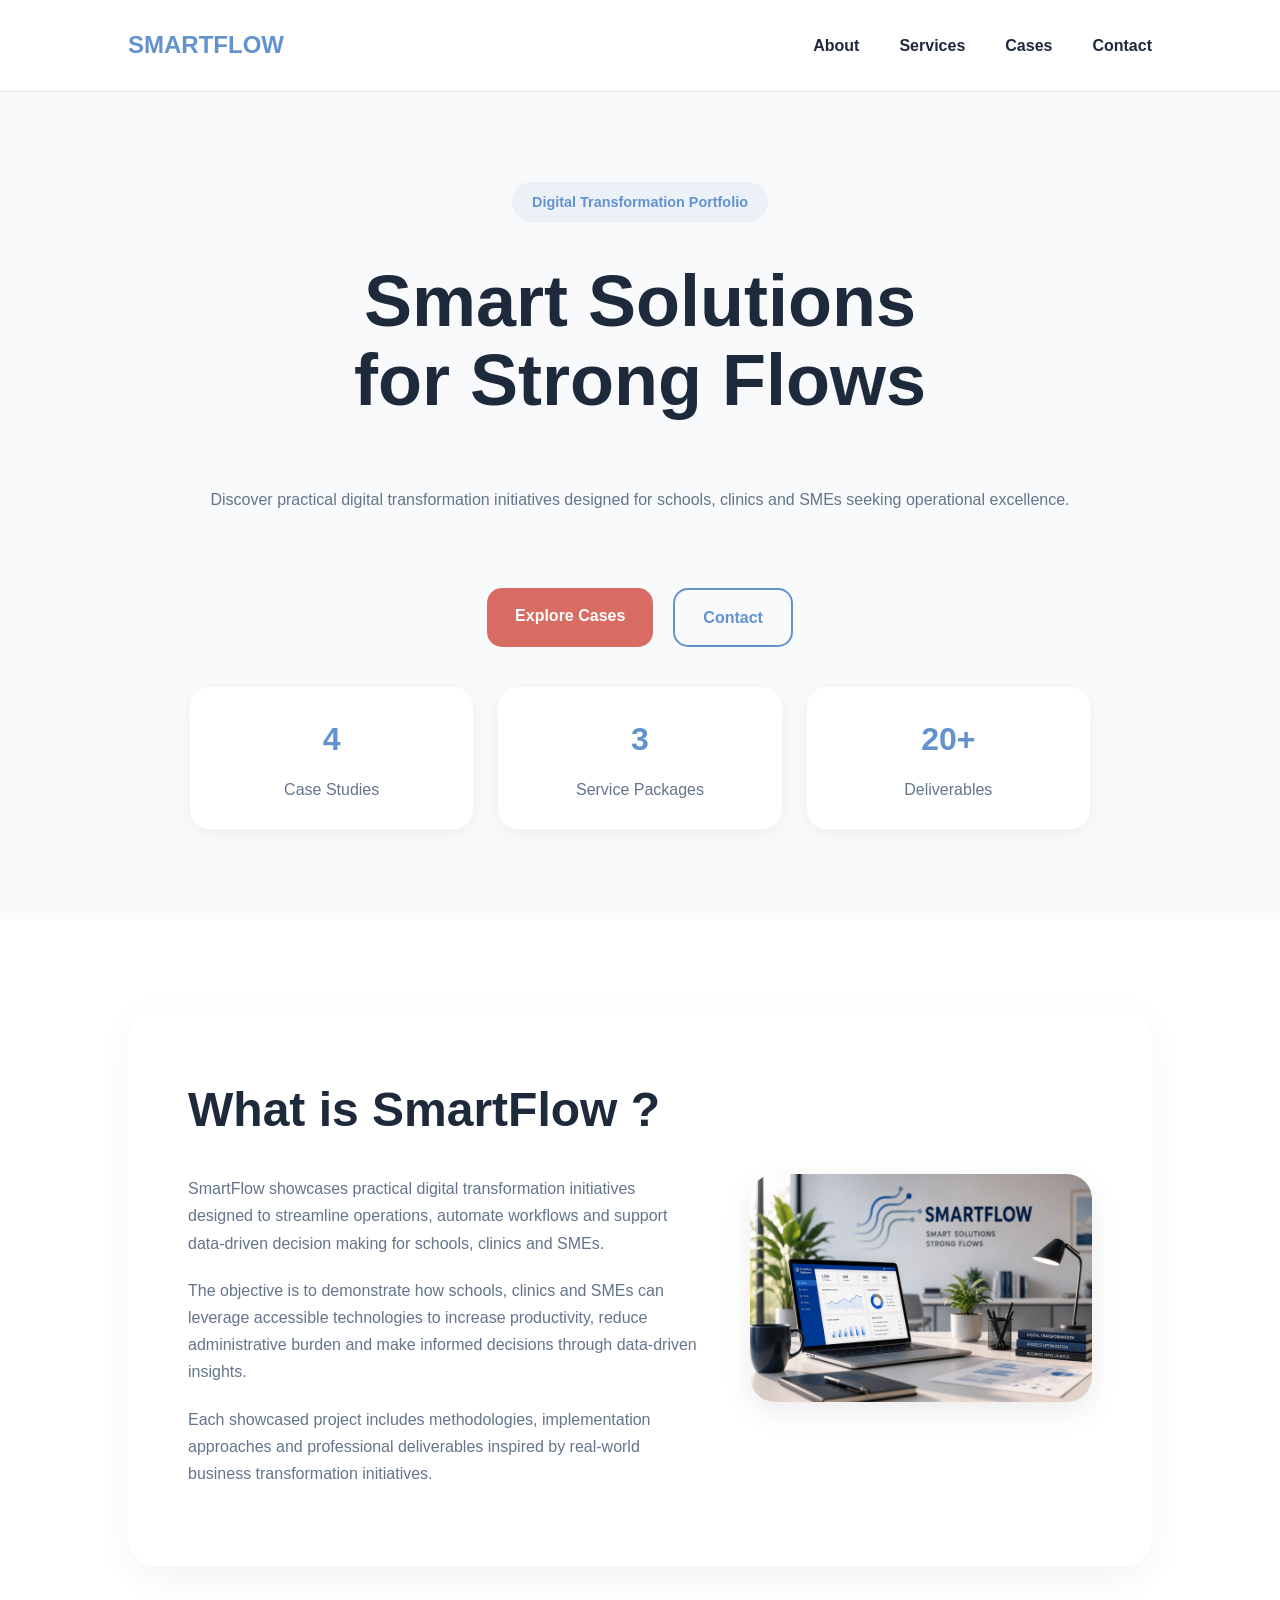
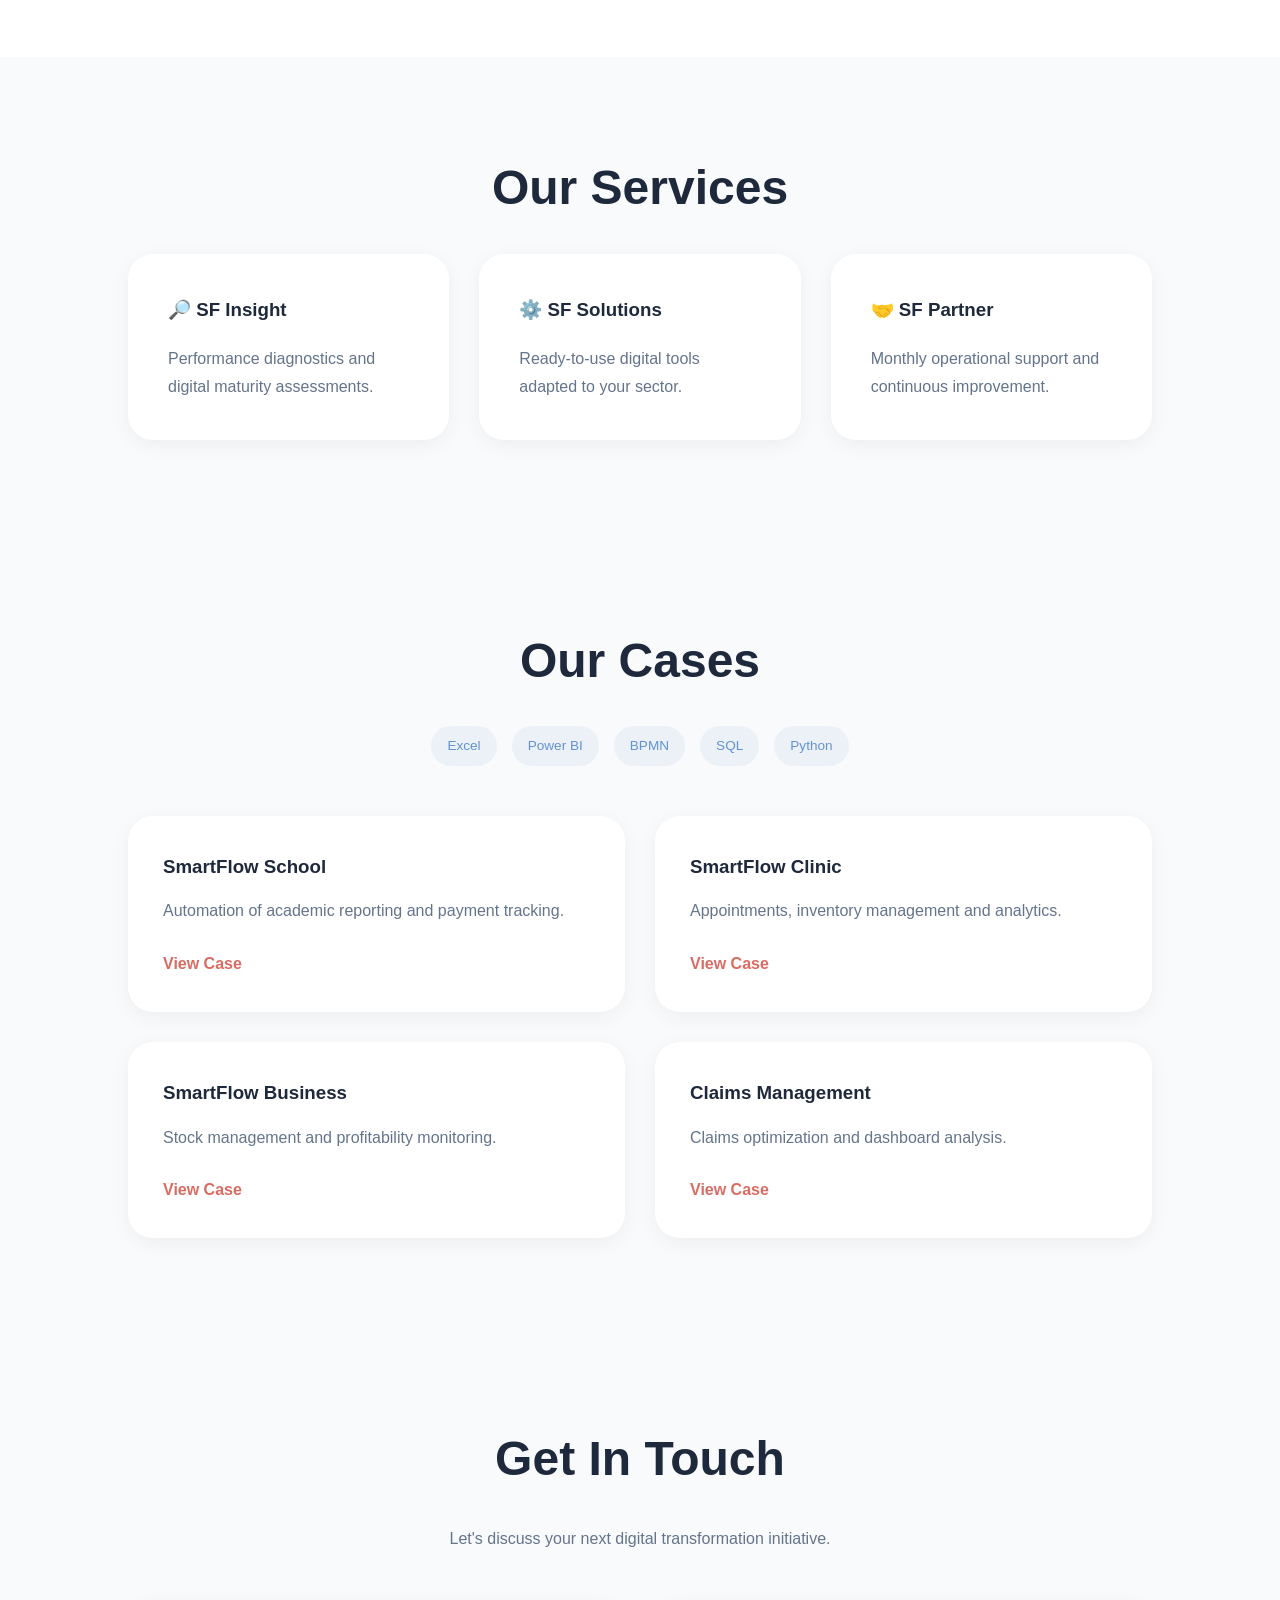
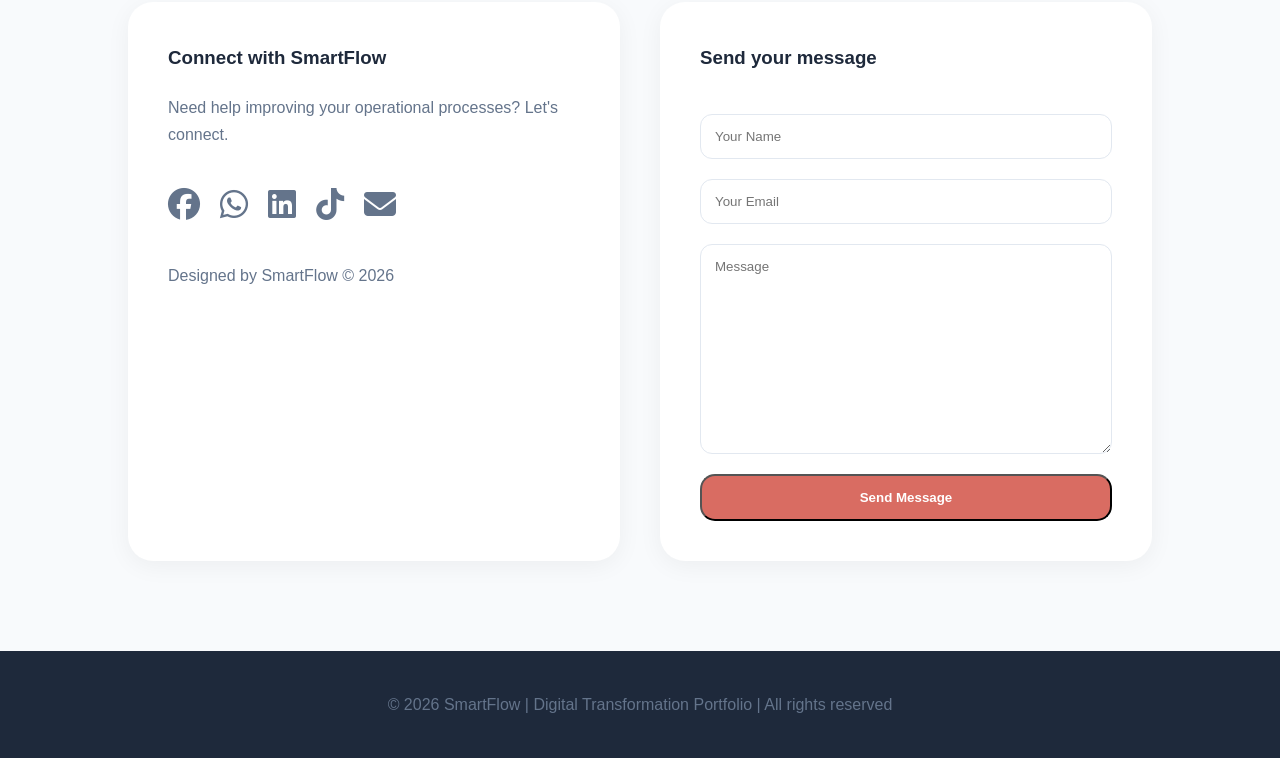
<file: index.html>
<!DOCTYPE html>
<html lang="en">
<head>
<meta charset="UTF-8">
<meta name="viewport" content="width=device-width, initial-scale=1.0">
<title>SmartFlow Portfolio</title>
<link rel="stylesheet" href="css/style.css">
<link rel="stylesheet" href="css/animations.css">
<link href="https://unpkg.com/aos@2.3.4/dist/aos.css" rel="stylesheet">
<link rel="stylesheet" href="https://cdnjs.cloudflare.com/ajax/libs/font-awesome/6.5.1/css/all.min.css">
</head>

<body>
  <nav>
    <div class="logo">SMARTFLOW</div>
  <ul>
    <li><a href="#about">About</a></li>
    <li><a href="#services">Services</a></li>
    <li><a href="#cases">Cases</a></li>
    <li><a href="#contact">Contact</a></li>
  </ul>
  </nav>

<section class="hero">
 <div class="hero-badge">Digital Transformation Portfolio</div>
  <h1>Smart Solutions<br>for Strong Flows</h1>
    <p>Discover practical digital transformation initiatives designed for schools, clinics and SMEs seeking operational excellence.</p>
  <div class="hero-buttons">
    <a href="#cases" class="btn-primary">Explore Cases</a>
    <a href="#contact" class="btn-secondary">Contact</a>
  </div>
  <div class="stats">
    <div class="stat-card">
      <h2>4</h2>
        <p>Case Studies</p>
    </div>
    <div class="stat-card">
      <h2>3</h2>
        <p>Service Packages</p>
    </div>
    <div class="stat-card">
      <h2>20+</h2>
        <p>Deliverables</p>
    </div>
  </div>
</section>

<section id="about">
  <div class="about-card">
    <div class="about-text">
      <h2>What is SmartFlow ?</h2>
        <p>
SmartFlow showcases practical digital transformation initiatives designed to streamline operations, automate workflows and support data-driven decision making for schools, clinics and SMEs.
        <p>
The objective is to demonstrate how schools, clinics and SMEs can leverage accessible technologies to increase productivity, reduce administrative burden and make informed decisions through data-driven insights.
        </p>
        <p>
Each showcased project includes methodologies, implementation approaches and professional deliverables inspired by real-world business transformation initiatives.
        </p>
    </div>
    <div class="about-image">
      <img src="assets/images/about-bg.png">
    </div>
  </div>
</section>

<section id="services">
  <h2>Our Services</h2>
  <div class="service-container">
<div class="service-card">    
  <h3>🔎 SF Insight</h3>
    <p>Performance diagnostics and digital maturity assessments.</p>
</div>
<div class="service-card">
  <h3>⚙️ SF Solutions</h3>
    <p>Ready-to-use digital tools adapted to your sector.</p>
</div>
<div class="service-card">
  <h3>🤝 SF Partner</h3>
    <p>Monthly operational support and continuous improvement.</p>
</div>
</div>
</section>

<section id="cases">
  <h2>Our Cases</h2>
  <div class="tech">
    <span>Excel</span>
    <span>Power BI</span>
    <span>BPMN</span>
    <span>SQL</span>
    <span>Python</span>
  </div>
  <div class="case-container">
    <div class="case-card">
      <h3>SmartFlow School</h3>
        <p>Automation of academic reporting and payment tracking.</p>
        <a href="cases/school.html">View Case</a>
    </div>
    <div class="case-card">
      <h3>SmartFlow Clinic</h3>
        <p>Appointments, inventory management and analytics.</p>
        <a href="cases/clinic.html">View Case</a>
    </div>
    <div class="case-card">
      <h3>SmartFlow Business</h3>
        <p>Stock management and profitability monitoring.</p>
        <a href="cases/business.html">View Case</a>
    </div>
    <div class="case-card">
      <h3>Claims Management</h3>
        <p>Claims optimization and dashboard analysis.</p>
        <a href="cases/claims.html">View Case</a>
    </div>
  </div>
</section>

<section id="contact">
  <h2>Get In Touch</h2>
    <p class="contact-intro">Let's discuss your next digital transformation initiative.</p>
  <div class="contact-grid">
    <div class="contact-card">
  <h3>Connect with SmartFlow</h3>
    <p>Need help improving your operational processes? Let's connect.</p>

<div class="social-icons">
<a href="#"><i class="fab fa-facebook"></i></a>
<a href="#"><i class="fab fa-whatsapp"></i></a>
<a href="#"><i class="fab fa-linkedin"></i></a>
<a href="#"><i class="fab fa-tiktok"></i></a>
<a href="mailto:rodokomon24@gmail.com"><i class="fas fa-envelope"></i></a>
</div>
<p>Designed by SmartFlow © 2026</p>
  </div>
  <div class="contact-card">
    <form class="contact-form">
  <h3>Send your message</h3>
      <input type="text" placeholder="Your Name">
      <input type="email" placeholder="Your Email">
      <textarea rows="12" placeholder="Message"></textarea>
      <button class="btn-primary">Send Message</button>
    </form>
  </div>
  </div>
  </section>

<footer>
<p>© 2026 SmartFlow | Digital Transformation Portfolio | All rights reserved</p>
</footer>

<script src="https://unpkg.com/aos@2.3.4/dist/aos.js"></script>
<script>AOS.init({duration:1000, once:true});
</script>
</body>
</html>
</file>
<file: css/style.css>
:root{
--primary:#6393CF;
--secondary:#91A18D;
--accent:#D96C62;
--bg:#F8FAFC;
--text:#1E293B;
--muted:#64748B;
--border:#E2E8F0;
}

*{
margin:0;
padding:0;
box-sizing:border-box;
}

body{
font-family:Inter,sans-serif;
background:var(--bg);
color:var(--text);
line-height:1.7;
}

img{
width:100%;
display:block;
}

a{
text-decoration:none;
}

section{
padding:90px 10%;
}

h1{
font-size:clamp(3rem,6vw,4.5rem);
line-height:1.1;
margin-bottom:25px;
}

h2{
font-size:clamp(2rem,4vw,3rem);
margin-bottom:25px;
text-align:center;
}

p{
color:var(--muted);
}


/* NAVBAR */

nav{
position:sticky;
top:0;
display:flex;
justify-content:space-between;
align-items:center;
padding:25px 10%;
background:rgba(255,255,255,.9);
backdrop-filter:blur(12px);
border-bottom:1px solid var(--border);
z-index:999;
}

.logo{
font-size:1.5rem;
font-weight:700;
color:var(--primary);
}

nav ul{
display:flex;
gap:40px;
list-style:none;
}

nav a{
font-weight:600;
color:var(--text);
transition:.3s;
}

nav a:hover{
color:var(--primary);
}


/* HERO */

.hero{
min-height:75vh;
display:flex;
flex-direction:column;
justify-content:center;
align-items:center;
text-align:center;
gap:40px;
}

.hero-badge{
padding:8px 20px;
border-radius:30px;
background:#6393CF15;
color:var(--primary);
font-size:.9rem;
font-weight:600;
}

.hero-content{
max-width:850px;
}

.hero-content p{
font-size:1.2rem;
max-width:700px;
margin:auto;
}

.hero-buttons{
display:flex;
justify-content:center;
gap:20px;
margin-top:35px;
}

.btn-primary{
padding:14px 28px;
border-radius:15px;
background:var(--accent);
color:white;
font-weight:600;
transition:.3s;
}

.btn-primary:hover{
opacity:.85;
}

.btn-secondary{
padding:14px 28px;
border-radius:15px;
border:2px solid var(--primary);
color:var(--primary);
font-weight:600;
transition:.3s;
}

.btn-secondary:hover{
background:var(--primary);
color:white;
}


/* STATS */

.stats{
display:grid;
grid-template-columns:repeat(3,1fr);
gap:25px;
max-width:900px;
width:100%;
}

.stat-card{
padding:25px;
border-radius:20px;
background:white;
box-shadow:0 5px 20px rgba(0,0,0,.05);
text-align:center;
}

.stat-card h2{
margin:0;
font-size:2rem;
color:var(--primary);
}

.stat-card p{
margin-top:10px;
}


/* ABOUT */

#about{
background:white;
}

.about-card{
display:grid;
grid-template-columns:1.2fr .8fr;
gap:50px;
align-items:center;
padding:60px;
border-radius:30px;
background:rgba(255,255,255,.85);
backdrop-filter:blur(12px);
box-shadow:0 10px 35px rgba(0,0,0,.05);
}

.about-text h2{
text-align:left;
}

.about-text p{
margin-bottom:20px;
}

.about-image img{
border-radius:25px;
box-shadow:0 10px 30px rgba(0,0,0,.08);
}


/* SERVICES */

.service-container{
display:grid;
grid-template-columns:repeat(3,1fr);
gap:30px;
}

.service-card{
padding:40px;
border-radius:25px;
background:white;
box-shadow:0 5px 20px rgba(0,0,0,.05);
transition:.3s;
}

.service-card:hover{
transform:translateY(-8px);
}

.service-card h3{
margin-bottom:20px;
}


/* CASES */

.tech{
display:flex;
justify-content:center;
gap:15px;
margin-bottom:50px;
flex-wrap:wrap;
}

.tech span{
padding:8px 16px;
border-radius:20px;
background:#6393CF15;
color:var(--primary);
font-size:.85rem;
}

.case-container{
display:grid;
grid-template-columns:repeat(2,1fr);
gap:30px;
}

.case-card{
padding:35px;
border-radius:25px;
background:white;
box-shadow:0 5px 20px rgba(0,0,0,.05);
transition:.3s;
}

.case-card:hover{
transform:translateY(-8px);
}

.case-card h3{
margin-bottom:15px;
}

.case-card p{
margin-bottom:25px;
}

.case-card a{
color:var(--accent);
font-weight:600;
}


/* CONTACT */

.contact-intro{
max-width:700px;
margin:auto;
margin-bottom:50px;
text-align:center;
}

.contact-grid{
display:grid;
grid-template-columns:repeat(2,1fr);
gap:40px;
}

.contact-card{
padding:40px;
border-radius:25px;
background:white;
box-shadow:0 5px 25px rgba(0,0,0,.05);
}

.contact-card h3{
margin-bottom:20px;
}

.social-icons{
display:flex;
gap:20px;
margin:30px 0;
font-size:2rem;
}

.social-icons a{
color:var(--muted);
transition:.3s;
}

.social-icons a:hover{
color:var(--accent);
transform:translateY(-4px);
}

.contact-form{
display:flex;
flex-direction:column;
gap:20px;
}

.contact-form input,
.contact-form textarea{
padding:14px;
border:1px solid var(--border);
border-radius:12px;
outline:none;
font-family:inherit;
}

.contact-form input:focus,
.contact-form textarea:focus{
border-color:var(--primary);
}


/* FOOTER */

footer{
padding:40px;
background:#1E293B;
text-align:center;
color:white;
}


/* RESPONSIVE */

@media(max-width:900px){

nav{
flex-direction:column;
gap:20px;
}

.stats,
.service-container,
.case-container,
.contact-grid,
.about-card{
grid-template-columns:1fr;
}

.hero-buttons{
flex-direction:column;
}

.about-text h2{
text-align:center;
}

}
</file>
<file: css/animations.css>
.service-card{transition:.4s;}
.service-card:hover{transform: translateY(-10px);}
.case-card{transition:.4s;}
.social-icons a:hover{transform:translateY(-5px);}
@keyframes float{0%{transform:translateY(0);} 50%{transform:translateY(-10px);} 100%{transform: translateY(0);}}
</file>
